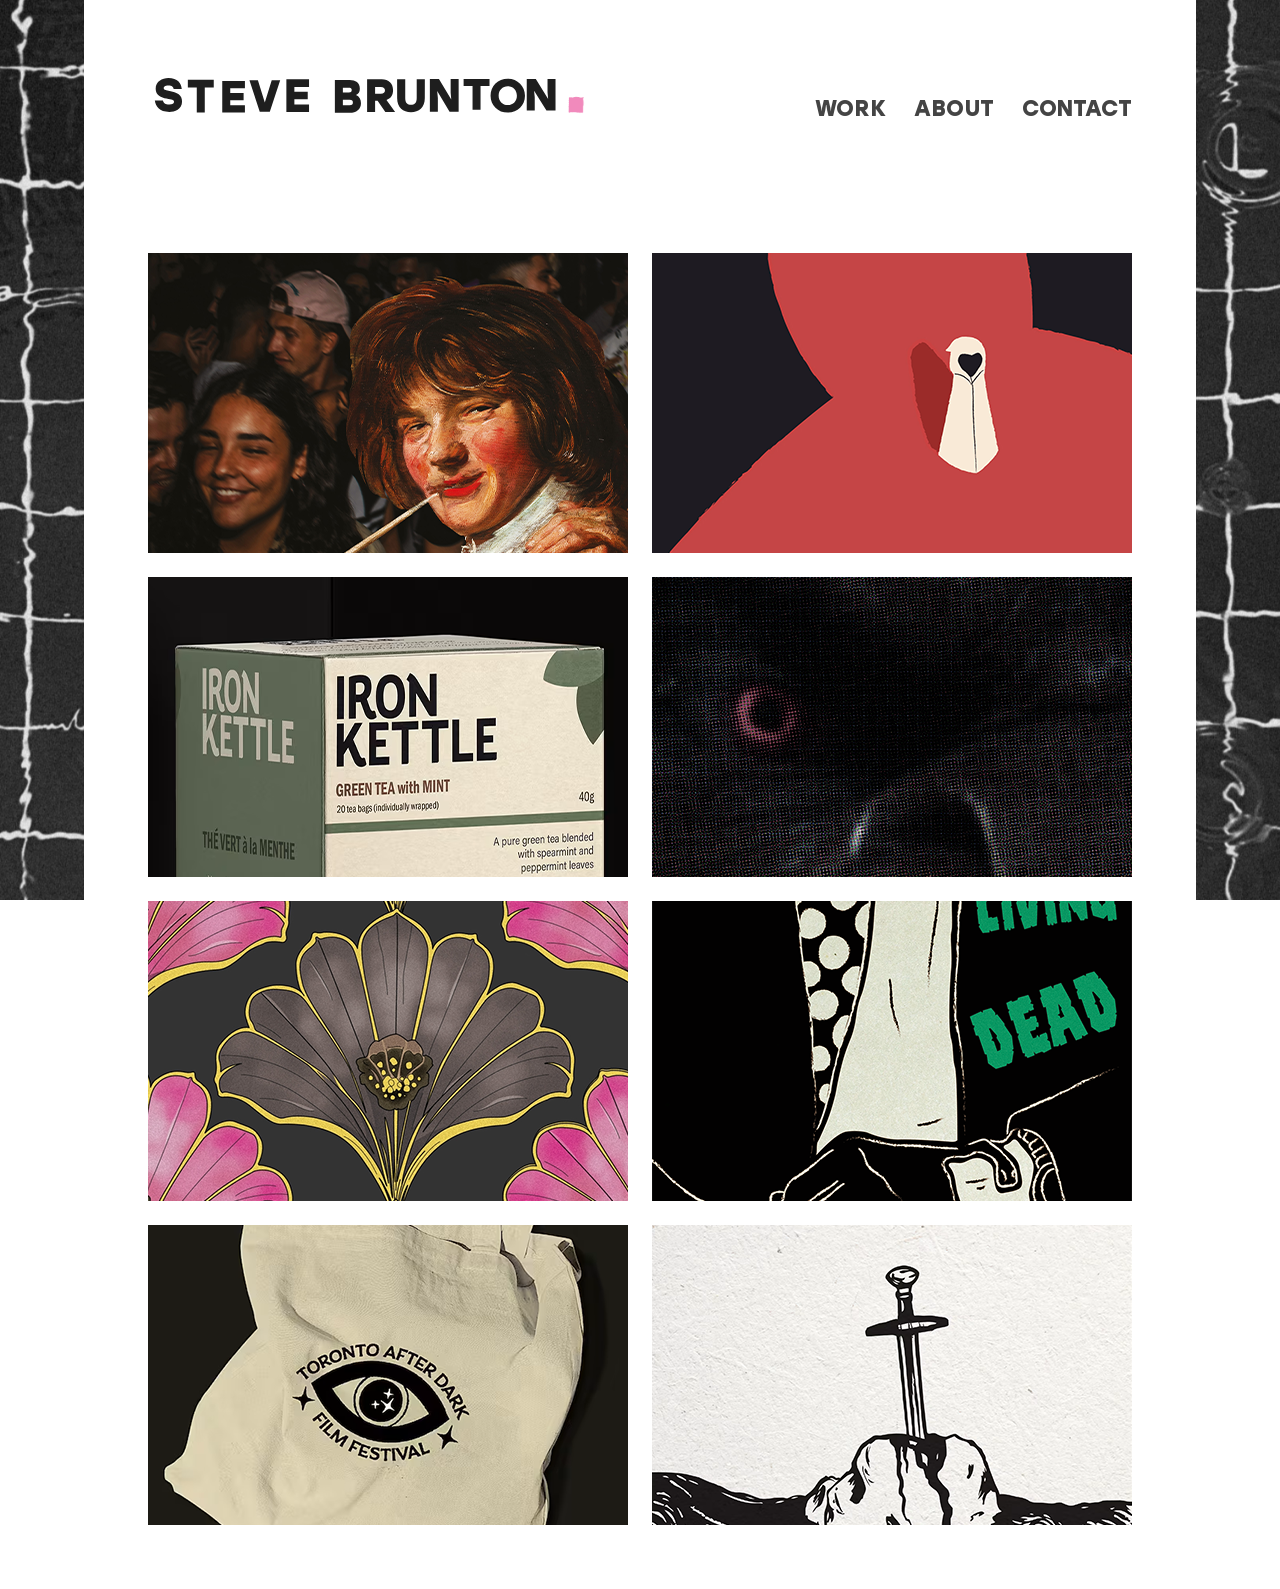
<file: index.html>
<!DOCTYPE html>
<html lang="en">
<head>
    <meta charset="UTF-8">
    <meta name="viewport" content="width=device-width, initial-scale=1.0">
    <title>Work | Steve Brunton</title>
    <meta name="description" content="Portfolio of Steve Brunton, a Toronto-based graphic designer specializing in minimalist and illustrative design.">
    
    <meta property="og:title" content="Work | Steve Brunton">
    <meta property="og:description" content="Portfolio of Steve Brunton, a Toronto-based graphic designer specializing in minimalist and illustrative design.">
    <meta property="og:image" content="https://www.stevebrunton.com/images/headshot.png">
    <meta property="og:url" content="https://www.stevebrunton.com">
    
    <link rel="icon" type="image/png" href="images/favicon.png">
    
    <link rel="preload" as="image" href="images/bg2.avif">
    
    <link rel="stylesheet" href="css/style.css">
</head>
<body>
    <div class="bg-layer"></div>

    <div class="site-wrapper">
        <header>
            <div class="logo-container">
                <a href="index.html">
                    <img src="images/logo1.svg" class="main-logo" alt="Steve Brunton Logo">
                </a>
            </div>
            <nav class="main-nav" aria-label="Main Navigation">
                <a href="index.html" class="active">Work</a>
                <a href="about.html">About</a>
                <a href="contact.html">Contact</a>
            </nav>
        </header>

        <main>
            <div class="gallery-grid">
                <!-- 1. Top Left: The Met Rentals -->
                <div class="gallery-item" tabindex="0" role="img" aria-label="The Met Rentals catalogue" style="background-image: url('images/thumb1.png');" data-src="images/mr1.avif, images/mr2.avif, images/mr3.avif, images/mr4.avif, images/mr5.avif, images/mr6.avif, images/mr7.avif" data-title="THE MET RENTALS" data-desc="Catalogue concept for a fictional Metropolitan Museum of Art rental service."></div>
                
                <!-- 2. Top Right: Faust -->
                <div class="gallery-item" tabindex="0" role="img" aria-label="Faust book cover" style="background-image: url('images/thumb2.png');" data-src="images/image2.avif" data-title="FAUST" data-desc="Minimalist cover design for Goethe's tragic play."></div>
                
                <!-- 3. Middle Left: Iron Kettle -->
                <div class="gallery-item" tabindex="0" role="img" aria-label="Iron Kettle Tea Packaging" style="background-image: url('images/thumb3.png');" data-src="images/ik1.avif, images/ik2.avif" data-title="IRON KETTLE" data-desc="Packaging design concept for a premium mint green tea line."></div>
                
                <!-- 4. Middle Right: Rawhead Rex -->
                <div class="gallery-item" tabindex="0" role="img" aria-label="Rawhead Rex poster" style="background-image: url('images/thumb4.png');" data-src="images/image4.avif" data-title="RAWHEAD REX" data-desc="Poster concept for a Clive Barker film retrospective at the Revue Cinema in Toronto."></div>
                
                <!-- 5. Bottom Left: Dorian Gray -->
                <div class="gallery-item" tabindex="0" role="img" aria-label="The Picture of Dorian Gray covers" style="background-image: url('images/thumb5.png');" data-src="images/image5_1.avif, images/image5_2.avif, images/image5_3.avif" data-title="THE PICTURE OF DORIAN GRAY" data-desc="Wrap-around cover designs for Oscar Wilde's classic novel."></div>
                
                <!-- 6. Bottom Right: Night of the Living Dead -->
                <div class="gallery-item" tabindex="0" role="img" aria-label="Night of the Living Dead poster" style="background-image: url('images/thumb6.png');" data-src="images/image6.avif" data-title="NIGHT OF
THE LIVING DEAD" data-desc="Retro-inspired poster for the seminal 1968 film."></div>
                
                <!-- 7. Toronto After Dark -->
                <div class="gallery-item" tabindex="0" role="img" aria-label="Toronto After Dark logo redesign" style="background-image: url('images/thumb7.png');" data-src="images/image7_1.avif, images/image7_2.avif" data-title="TORONTO AFTER DARK" data-desc="Logo redesign concept for the Toronto After Dark Film Festival."></div>
                
                <!-- 8. Milkweed -->
                <div class="gallery-item" tabindex="0" role="img" aria-label="Milkweed poster" style="background-image: url('images/thumb8.png');" data-src="images/image8.avif" data-title="MILKWEED" data-desc="Promotional gig poster for the UK dark folk band Milkweed."></div>
            </div>
        </main>
    </div>

    <div id="lightbox" class="lightbox-container" role="dialog" aria-modal="true">
        <span class="close-btn" tabindex="0" role="button" aria-label="Close Project Viewer">&times;</span>
        
        <div class="lightbox-content">
            <div id="page-counter"></div>
            
            <div class="lightbox-image-wrapper">
                <span class="nav-btn prev-btn" tabindex="0" role="button" aria-label="Previous Project">&#10094;</span>
                <img id="lightbox-img" src="images/mr1.avif" alt="Detailed view">
                <span class="nav-btn next-btn" tabindex="0" role="button" aria-label="Next Project">&#10095;</span>
            </div>

            <div class="project-text">
                <h3 id="project-title"></h3>
                <p id="project-desc"></p>
            </div>
        </div>
    </div>

    <script src="https://code.jquery.com/jquery-3.7.1.min.js"></script>
    <script src="js/script.js"></script>
</body>
</html>
</file>
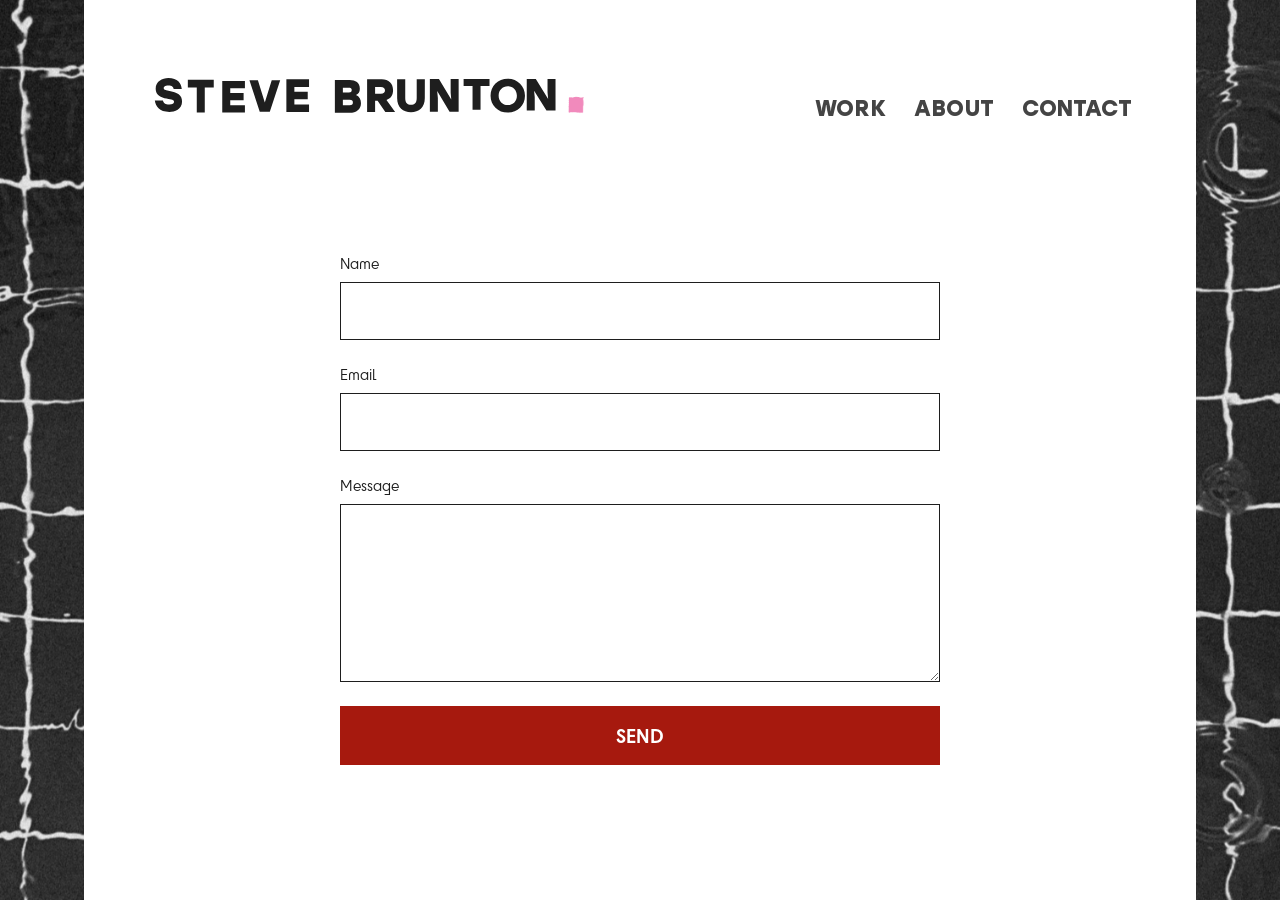
<file: contact.html>
<!DOCTYPE html>
<html lang="en">
<head>
    <meta charset="UTF-8">
    <meta name="viewport" content="width=device-width, initial-scale=1.0">
    <title>Contact | Steve Brunton</title>
    <meta name="description" content="Get in touch with Steve Brunton for freelance and full-time graphic design inquiries in Toronto.">
    
    <meta property="og:title" content="Contact | Steve Brunton">
    <meta property="og:description" content="Get in touch with Steve Brunton for freelance and full-time graphic design inquiries in Toronto.">
    <meta property="og:image" content="https://www.stevebrunton.com/images/headshot.png">
    <meta property="og:url" content="https://www.stevebrunton.com/contact.html">
    
    <link rel="icon" type="image/png" href="images/favicon.png">
    <link rel="preload" as="image" href="images/bg2.avif">
    <link rel="stylesheet" href="css/style.css">
</head>
<body>
    <div class="bg-layer"></div>

    <div class="site-wrapper">
        <header>
            <div class="logo-container">
                <a href="index.html">
                    <img src="images/logo1.svg" class="main-logo" alt="Steve Brunton Logo">
                </a>
            </div>
            <nav class="main-nav">
                <a href="index.html">Work</a>
                <a href="about.html">About</a>
                <a href="contact.html" class="active">Contact</a>
            </nav>
        </header>
        <main>
            <section class="contact-section">
                <form id="contact-form" class="contact-form" method="POST">
                    <input type="text" name="_honey" style="display:none">
                    <input type="hidden" name="_captcha" value="false">
                    <input type="hidden" name="_subject" value="New message from SteveBrunton.com">

                    <div class="form-group"><label for="name">Name</label><input type="text" id="name" name="name" required></div>
                    <div class="form-group"><label for="email">Email</label><input type="email" id="email" name="email" required></div>
                    <div class="form-group"><label for="message">Message</label><textarea id="message" name="message" rows="6" required></textarea></div>
                    <button type="submit" class="submit-btn">Send</button>
                </form>

                <div id="success-message" style="display:none;">
                    <h3>Sent</h3>
                </div>
            </section>
        </main>
    </div>
    <script src="https://code.jquery.com/jquery-3.7.1.min.js"></script>
    <script src="js/script.js"></script>
</body>
</html>
</file>
<file: css/style.css>
/* - 0. FONT FAMILY - */
@font-face { font-family: 'Cy'; src: url('../fonts/cy-thin.ttf') format('truetype'); font-weight: 100; }
@font-face { font-family: 'Cy'; src: url('../fonts/cy-regular.ttf') format('truetype'); font-weight: 400; }
@font-face { font-family: 'Cy'; src: url('../fonts/cy-bold.ttf') format('truetype'); font-weight: 700; }
@font-face { font-family: 'Cy'; src: url('../fonts/cy-black.ttf') format('truetype'); font-weight: 900; }
@font-face { font-family: 'MuseoSans'; src: url('../fonts/MuseoSans-100.ttf') format('truetype'); font-weight: 100; }
@font-face { font-family: 'MuseoSans300'; src: url('../fonts/MuseoSans-300Regular.ttf') format('truetype'); font-weight: 300; }
@font-face { font-family: 'Stolzl'; src: url('../fonts/Stolzl-Bold.ttf') format('truetype'); font-weight: 400; }
@font-face { font-family: 'StolzlBook'; src: url('../fonts/Stolzl-Book.ttf') format('truetype'); font-weight: 400; }

/* - 1. DESIGN SYSTEM / TOKENS - */
:root {
--container-width: 1112px;
--grid-gap: 24px;
--thumb-width: 480px;
--thumb-height: 300px;
--Grey-950: #1e1e1e; 
--Grey-100: #f0f0f0;
--Grey-50: #ffffff;
--Primary-Pink-500: #DA588C;
--Red-500: #ef4337df;
--Red-800: #A6190E;
--Red-1000: #9d3f37;
--Red-1100: #b97a74;
--Pink-925: #77243D;
--Pink-950: #480F21;
--Pink-900: #C83A6C;
--Blue-400: #5ca5b0;
--Primary-Red-900: #8C1C13;
--Red-300: #FFA39C;
--Yellow-400: #eac946e2;
--BrownYellow: #847127; 
--Pink-400: #E680AB;
--Blue-500: #498791;
--Green-100: #70b190e9; 
--Green-200: #79a779; 
--Cream-100: #F0EBD3;
--hover-pink: #f580b4;

--black: var(--Grey-950);
--white: var(--Grey-50);
--light-grey: var(--Grey-100);
--pink: var(--Primary-Pink-500);
--red: var(--Red-500);
--btn-main: var(--Red-800);
--btn-hover: var(--hover-pink); 
--btn-active: var(--Pink-950);
--space-xs: 4px; --space-s: 8px; --space-m: 16px; --space-l: 24px; --space-xl: 64px; --space-xxl: 128px;
--font-main: 'Cy', sans-serif;
}

/* - 2. GLOBAL STYLES - */
html, body { 
overflow-x: hidden; 
width: 100%; 
}
body { font-family: var(--font-main); color: var(--black); line-height: 1.5; margin: 0; padding: 0; background-color: var(--white); -webkit-font-smoothing: antialiased; font-variant-ligatures: no-contextual; font-feature-settings: "calt" 0; }
h3 { font-size: 32px; font-weight: 700; text-transform: uppercase; letter-spacing: 2px; margin: 0; }
p { font-size: 16px; font-weight: 400; margin-bottom: var(--space-l); }
a { font-size: 16px; text-transform: uppercase; text-decoration: none; color: var(--black); transition: color 0.2s; }

/* - 3. LAYOUT & HEADER - */
.bg-layer { 
position: fixed; top: 0; left: 0; width: 100vw; height: 100vh;
background-image: url('../images/bg2.avif');
background-size: cover; background-position: center; background-repeat: no-repeat;
z-index: -100;
}

.site-wrapper { position: relative; z-index: 10; width: 100%; max-width: var(--container-width); margin: 0 auto; background-color: var(--white); padding: var(--space-xl); box-sizing: border-box; min-height: 100vh; display: flex; flex-direction: column; }

header { display: flex; justify-content: space-between; align-items: flex-end; margin-bottom: var(--space-xxl); }
main { flex-grow: 1; }

.logo-container { position: relative; display: inline-block; width: 100%; max-width: 448px; box-sizing: border-box; }
.main-logo { display: block; width: 100%; height: auto; max-width: 100%; }

.main-nav a { 
font-family: 'Stolzl', sans-serif;
font-size: clamp(16px, 2.5vw, 22px); 
margin-left: var(--space-l); 
font-weight: 400; 
color: #444444; 
transition: color 0.2s;
}

.main-nav a:hover { color: var(--hover-pink) !important; }
.main-nav a:active { color: var(--red) !important; }
.main-nav a.active { font-weight: 400; }

/* - 4. GALLERY GRID - */
.gallery-grid { 
display: grid; 
grid-template-columns: repeat(2, var(--thumb-width)); 
gap: var(--grid-gap); 
justify-content: center; 
}

.gallery-item { 
position: relative; 
width: var(--thumb-width); 
height: var(--thumb-height); 
background-color: var(--light-grey); 
background-size: cover; 
background-position: center; 
cursor: pointer; 
container-type: inline-size; 
}

.gallery-item::after { 
content: ""; 
position: absolute; 
top: 0; 
left: 0; 
width: 100%; 
height: 100%; 
background-color: var(--black);
opacity: 0; 
transition: opacity 0.2s; 
z-index: 1; 
}

.gallery-item:hover::after,
.gallery-item.touch-active::after { 
opacity: 0.8; 
}

.gallery-item::before {
content: attr(data-title);
position: absolute;
top: 16px;
left: 16px;
right: 16px;
margin: 0;
padding: 0;
transform: none;
color: var(--hover-pink);
font-family: 'StolzlBook', sans-serif;
font-size: clamp(14px, 6.5cqi, 32px); 
text-transform: uppercase;
text-align: left;
line-height: 1.1;
white-space: pre-wrap;
z-index: 2; 
opacity: 0;
transition: opacity 0.2s;
pointer-events: none; 
display: block;
}

.gallery-item:hover::before,
.gallery-item.touch-active::before {
opacity: 1;
}

/* - 5. ABOUT PAGE - */
.about-section { 
max-width: 1000px; 
margin: 0 auto; 
display: flex; 
flex-wrap: wrap; 
justify-content: center; 
align-items: flex-start; 
gap: var(--space-xl); 
text-align: left; 
}
.about-image-container { 
flex: 1 1 444px; 
max-width: 444px; 
margin: 0; 
}
.about-image-container img { width: 100%; height: auto; display: block; }
.about-text { 
flex: 999 1 300px; 
min-width: 300px; 
}
.about-text p { 
font-family: 'MuseoSans', sans-serif; 
font-weight: 100;
font-size: 18px; 
}
.about-text p:first-child { margin-top: -5px; }

.desktop-br { display: inline; }

/* - 6. CONTACT PAGE - */
.contact-section { 
width: 100%; 
max-width: 600px; 
margin: 0 auto; 
text-align: center;
min-height: 480px; 
display: flex;
flex-direction: column;
justify-content: center;
align-items: center;
box-sizing: border-box; 
}

.contact-form { 
width: 100%; 
display: flex; 
flex-direction: column; 
gap: var(--space-l); 
text-align: left; 
}

.form-group { display: flex; flex-direction: column; gap: var(--space-s); }
.form-group label { font-size: 14px; }
.contact-form input, .contact-form textarea { font-family: var(--font-main); font-size: 16px; padding: var(--space-m); border: 1px solid var(--black); background: transparent; outline: none; }

.submit-btn { 
font-family: var(--font-main); 
font-size: 18px; 
font-weight: 700; 
text-transform: uppercase; 
padding: var(--space-m); 
background-color: var(--btn-main); 
color: var(--white); 
border: none; 
cursor: pointer; 
transition: background-color 0.2s; 
}

.submit-btn:hover { background-color: var(--btn-hover); }
.submit-btn:active { background-color: var(--btn-active); }

#success-message h3 { margin: 0; color: var(--pink); }

/* - 7. LIGHTBOX - */
.lightbox-container { display: none; position: fixed; z-index: 1000; top: -2px; bottom: -2px; left: -2px; right: -2px; background-color: rgba(0,0,0,0.95); align-items: center; justify-content: center; }

.lightbox-content { 
display: flex; 
flex-direction: column; 
max-width: calc(100vw - 240px);
max-height: 90%; 
width: fit-content; 
margin: 0 auto;
align-items: center; 
z-index: 1002; 
position: relative;
}

.lightbox-image-wrapper {
display: flex;
justify-content: center;
align-items: center;
position: static; 
max-width: 100%;
}

.project-text { 
margin-top: var(--space-m); 
margin-bottom: 0; 
color: var(--white);  
text-align: left;  
width: 0;  
min-width: 100%;  
box-sizing: border-box;
}

#project-title { 
font-weight: 700; 
margin-top: 8px; 
margin-bottom: 2px; 
font-family: 'MuseoSans300', sans-serif; 
color: var(--hover-pink); 
line-height: 1.05; 
white-space: pre-wrap; 
}
#project-desc { font-family: 'MuseoSans300', sans-serif; line-height: 1.4; }

#page-counter { color: var(--pink); font-family: 'MuseoSans300', sans-serif; font-weight: 700; font-size: 14px; letter-spacing: 2px; margin-bottom: var(--space-m); width: 100%; text-align: left; visibility: hidden; }

#lightbox-img { max-width: 100%; max-height: 70vh; object-fit: contain; cursor: pointer; }

.close-btn { position: absolute; top: 32px; right: 48px; color: var(--white); font-size: 48px; cursor: pointer; z-index: 1003; transition: color 0.2s;}

.nav-btn { 
position: absolute; 
top: 50%; 
transform: translateY(-50%); 
color: var(--white); 
font-size: 64px; 
cursor: pointer; 
user-select: none; 
padding: 24px; 
z-index: 1003; 
transition: color 0.2s;
}

.prev-btn { 
right: 100%; 
left: auto; 
margin-right: 16px; 
}

.next-btn { 
left: 100%; 
right: auto; 
margin-left: 16px; 
}

.nav-btn:hover, .close-btn:hover { color: var(--pink); }

/* - 8. RESPONSIVENESS (TABLETS) - */
@media (max-width: 1150px) {
.site-wrapper { padding: 32px; }
header { flex-direction: column; align-items: center; gap: 32px; text-align: center; }
.main-nav { display: flex; justify-content: center; gap: var(--space-l); }
.main-nav a { margin-left: 0; } 
.gallery-grid { grid-template-columns: repeat(2, 1fr); gap: 16px; }
.gallery-item { width: 100%; height: auto; aspect-ratio: 480 / 300; }
.desktop-br { display: none; }
}

/* - 9. RESPONSIVENESS (PHONES) - */
@media (max-width: 768px) {
.site-wrapper { padding: 16px; } 
header { gap: 24px; margin-bottom: 48px; }
.gallery-grid { gap: 8px; } 
.bg-layer { display: none !important; } 
.about-section { gap: var(--space-l); }
.about-text { min-width: 100%; }
.about-image-container { margin-bottom: 8px !important; }

.lightbox-container {
position: fixed; 
top: -2px; 
bottom: -2px;
left: -2px; 
right: -2px;
overflow: hidden; 
overscroll-behavior: none; 
padding: 0;
flex-direction: column; 
justify-content: center; 
align-items: center;
background-color: rgba(0, 0, 0, 0.98) !important;
}

.close-btn { 
position: absolute; 
top: 16px; 
right: 20px; 
font-size: 32px; 
line-height: 1; 
z-index: 1010;
padding: 8px; 
}

.lightbox-content { 
display: flex;
flex-direction: column;
justify-content: center; 
align-items: center;
width: fit-content; 
max-width: calc(100% - 88px); 
max-height: calc(100dvh - 120px); 
padding: 0;
box-sizing: border-box;
min-width: 0;
}

.lightbox-image-wrapper {
position: relative; 
display: block; 
width: 100%;
min-width: 0;
}

.project-text { 
flex-shrink: 0; 
text-align: left;  
margin-top: 16px;  
margin-bottom: 0;
width: 0;
min-width: 100%;
}

#project-title { 
font-size: 24px; 
margin-top: 8px;
margin-bottom: 2px; 
line-height: 1.05; 
}

#project-desc { 
font-size: 14px; 
margin-bottom: 0; 
}

#lightbox-img { 
display: block;
margin: 0 auto;
flex-grow: 0; 
max-height: 60dvh; 
width: auto; 
max-width: 100%; 
object-fit: contain; 
}

#page-counter { 
margin-bottom: 12px; 
text-align: left; 
flex-shrink: 0; 
width: 0;
min-width: 100%;
}

.nav-btn { 
position: absolute; 
top: 50%; 
bottom: auto; 
transform: translateY(-50%); 
font-size: 24px; 
padding: 16px 8px; 
z-index: 1010; 
}

.prev-btn { 
left: -36px; 
right: auto; 
margin: 0; 
} 

.next-btn { 
right: -36px; 
left: auto; 
margin: 0; 
}

.gallery-item::before { 
font-size: clamp(12px, 3vw, 20px); 
max-width: 100%;
width: fit-content;
}
}
</file>
